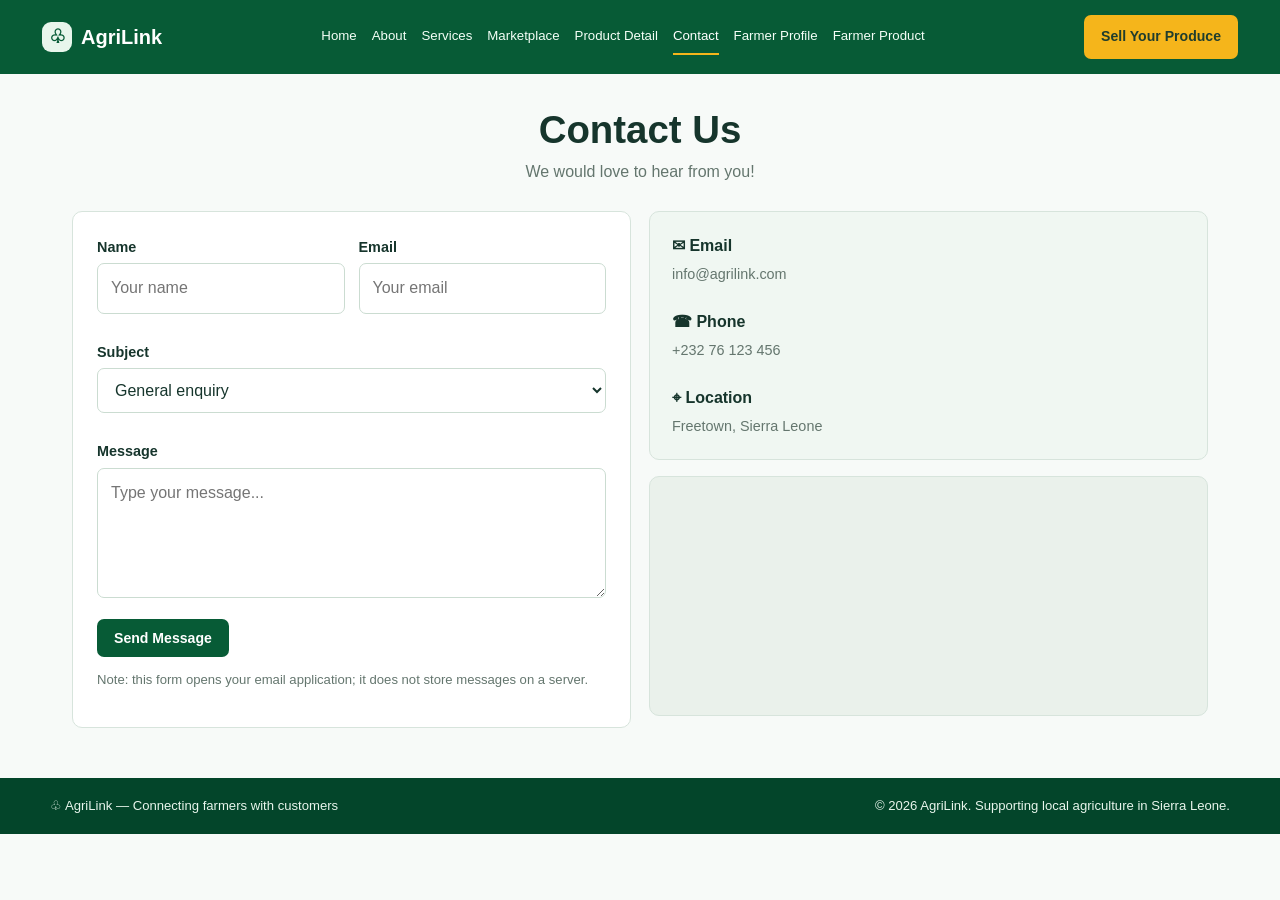
<file: contact.html>
<!DOCTYPE html>
<html lang="en">
<head>
<meta charset="UTF-8">
<meta name="viewport" content="width=device-width, initial-scale=1.0">
<meta name="description" content="AgriLink connects local farmers with customers in Sierra Leone.">
<title>Contact | AgriLink</title>
<link rel="stylesheet" href="style.css">
</head>
<body><header class="site-header"><div class="header-inner">
<a class="brand" href="index.html"><span class="brand-mark">♧</span> AgriLink</a>
<nav class="main-nav" aria-label="Main navigation"><a class="" href="index.html">Home</a><a class="" href="about.html">About</a><a class="" href="services.html">Services</a><a class="" href="marketplace.html">Marketplace</a><a class="" href="product-details.html">Product Detail</a><a class="active" href="contact.html">Contact</a><a class="" href="farmer-profile.html">Farmer Profile</a><a class="" href="farmer-products.html">Farmer Product</a></nav>
<a class="sell-button" href="farmer-products.html">Sell Your Produce</a>
</div></header><main><div class="container"><div class="page-heading"><h1>Contact Us</h1><p>We would love to hear from you!</p></div>
<div class="two-col contact-layout"><section class="panel"><form action="mailto:info@agrilink.com" method="post" enctype="text/plain"><div class="form-grid"><div class="form-field"><label for="name">Name</label><input id="name" name="name" placeholder="Your name" required></div><div class="form-field"><label for="email">Email</label><input id="email" name="email" type="email" placeholder="Your email" required></div><div class="form-field full"><label for="subject">Subject</label><select id="subject" name="subject"><option>General enquiry</option><option>Product enquiry</option><option>Farmer registration</option><option>Support</option></select></div><div class="form-field full"><label for="message">Message</label><textarea id="message" name="message" placeholder="Type your message..." required></textarea></div></div><button class="button green" type="submit">Send Message</button></form><p class="small-muted">Note: this form opens your email application; it does not store messages on a server.</p></section>
<section><div class="info-card"><h3>✉ Email</h3><p>info@agrilink.com</p><br><h3>☎ Phone</h3><p>+232 76 123 456</p><br><h3>⌖ Location</h3><p>Freetown, Sierra Leone</p></div><iframe class="location-map" style="margin-top:16px" title="Map showing Freetown, Sierra Leone" src="https://www.openstreetmap.org/export/embed.html?bbox=-13.27%2C8.42%2C-13.19%2C8.51&layer=mapnik&marker=8.4657%2C-13.2317" loading="lazy"></iframe></section></div></div></main><footer class="site-footer"><div class="footer-inner"><span>♧ AgriLink — Connecting farmers with customers</span><span>© 2026 AgriLink. Supporting local agriculture in Sierra Leone.</span></div></footer></body>
</html>
</file>
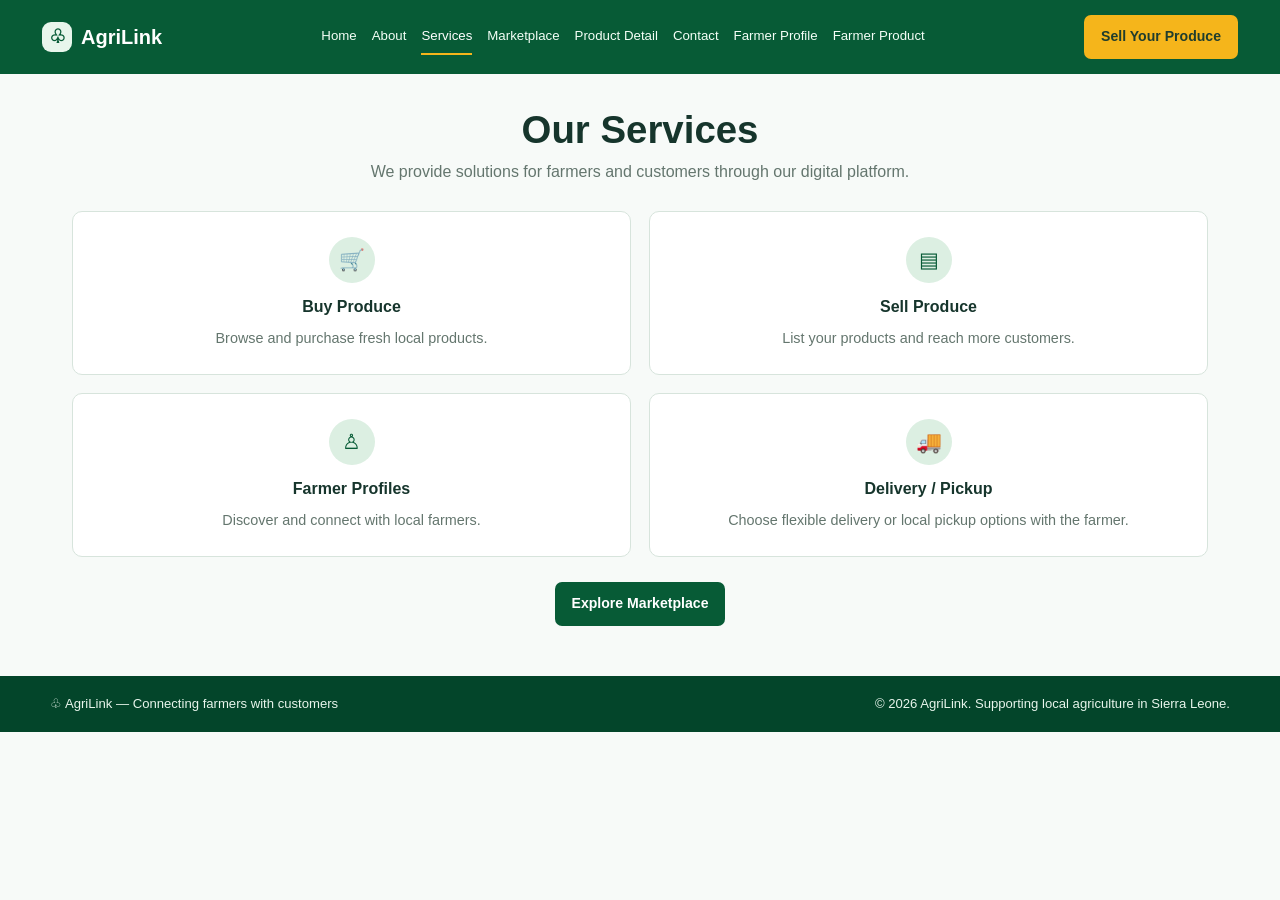
<file: services.html>
<!DOCTYPE html>
<html lang="en">
<head>
<meta charset="UTF-8">
<meta name="viewport" content="width=device-width, initial-scale=1.0">
<meta name="description" content="AgriLink connects local farmers with customers in Sierra Leone.">
<title>Services | AgriLink</title>
<link rel="stylesheet" href="style.css">
</head>
<body><header class="site-header"><div class="header-inner">
<a class="brand" href="index.html"><span class="brand-mark">♧</span> AgriLink</a>
<nav class="main-nav" aria-label="Main navigation"><a class="" href="index.html">Home</a><a class="" href="about.html">About</a><a class="active" href="services.html">Services</a><a class="" href="marketplace.html">Marketplace</a><a class="" href="product-details.html">Product Detail</a><a class="" href="contact.html">Contact</a><a class="" href="farmer-profile.html">Farmer Profile</a><a class="" href="farmer-products.html">Farmer Product</a></nav>
<a class="sell-button" href="farmer-products.html">Sell Your Produce</a>
</div></header><main><div class="container"><div class="page-heading"><h1>Our Services</h1><p>We provide solutions for farmers and customers through our digital platform.</p></div>
<div class="service-grid"><article class="service-card"><div class="icon-circle">🛒</div><h3>Buy Produce</h3><p>Browse and purchase fresh local products.</p></article><article class="service-card"><div class="icon-circle">▤</div><h3>Sell Produce</h3><p>List your products and reach more customers.</p></article><article class="service-card"><div class="icon-circle">♙</div><h3>Farmer Profiles</h3><p>Discover and connect with local farmers.</p></article><article class="service-card"><div class="icon-circle">🚚</div><h3>Delivery / Pickup</h3><p>Choose flexible delivery or local pickup options with the farmer.</p></article></div>
<div class="center-action"><a class="button green" href="marketplace.html">Explore Marketplace</a></div></div></main><footer class="site-footer"><div class="footer-inner"><span>♧ AgriLink — Connecting farmers with customers</span><span>© 2026 AgriLink. Supporting local agriculture in Sierra Leone.</span></div></footer></body>
</html>
</file>
<file: style.css>
:root {
  --green: #075b36;
  --green-dark: #03452a;
  --green-light: #eaf5ee;
  --yellow: #f5b51b;
  --ink: #16352c;
  --muted: #64766e;
  --line: #d7e4dc;
  --white: #fff;
  --bg: #f7faf8;
  --shadow: 0 8px 24px rgba(8, 62, 39, .08);
}
* { box-sizing: border-box; }
html { scroll-behavior: smooth; }
body {
  margin: 0; font-family: Arial, Helvetica, sans-serif; color: var(--ink);
  background: var(--bg); line-height: 1.55;
}
a { color: inherit; text-decoration: none; }
img { display: block; width: 100%; object-fit: cover; }
.site-header { background: var(--green); color: var(--white); }
.header-inner {
  max-width: 1240px; margin: auto; min-height: 74px; padding: 12px 22px;
  display: flex; align-items: center; gap: 22px; justify-content: space-between;
}
.brand { display: flex; align-items: center; gap: 9px; font-weight: 800; font-size: 1.25rem; white-space: nowrap; }
.brand-mark { display: inline-grid; place-items: center; width: 30px; height: 30px; border-radius: 9px; background: #e8f6ec; color: var(--green); font-size: 19px; }
.main-nav { display: flex; align-items: center; justify-content: center; gap: 15px; flex-wrap: wrap; }
.main-nav a { font-size: .83rem; color: #f4fff7; padding: 7px 0; border-bottom: 2px solid transparent; }
.main-nav a:hover, .main-nav a.active { border-color: var(--yellow); color: #fff; }
.sell-button, .button {
  display: inline-flex; justify-content: center; align-items: center; gap: 8px;
  padding: 11px 17px; border: 0; border-radius: 7px; background: var(--yellow);
  color: #203d2d; font-weight: 800; font-size: .88rem; cursor: pointer;
}
.button.green { background: var(--green); color: #fff; }
.button.outline { background: transparent; border: 1px solid var(--green); color: var(--green); }
.button:hover, .sell-button:hover { filter: brightness(.96); }
.container { max-width: 1180px; margin: auto; padding: 34px 22px 50px; }
.page-heading { text-align: center; margin: 0 auto 26px; max-width: 760px; }
.page-heading h1 { margin: 0 0 8px; font-size: clamp(1.8rem, 3vw, 2.55rem); line-height: 1.15; }
.page-heading p { color: var(--muted); margin: 0; }
.hero {
  min-height: 330px; display: grid; grid-template-columns: 1.05fr .95fr;
  overflow: hidden; border-radius: 14px; background: var(--green-dark); color: #fff;
  box-shadow: var(--shadow);
}
.hero-copy { padding: clamp(28px, 5vw, 58px); align-self: center; }
.hero h1 { font-size: clamp(2rem, 4vw, 3.2rem); line-height: 1.08; margin: 0 0 14px; }
.hero p { max-width: 460px; color: #e6f4e9; margin: 0 0 24px; }
.hero img { height: 100%; min-height: 330px; }
.search-bar { display: flex; gap: 8px; margin: 22px 0 26px; }
.search-bar input, input, select, textarea {
  width: 100%; border: 1px solid #cbdcd1; border-radius: 7px; padding: 12px 13px;
  background: #fff; color: var(--ink); font: inherit; min-width: 0;
}
.search-bar input { flex: 1; }
.section-title { display: flex; align-items: center; justify-content: space-between; gap: 15px; margin: 28px 0 15px; }
.section-title h2 { font-size: 1.35rem; margin: 0; }
.section-title a { color: var(--green); font-weight: 700; font-size: .9rem; }
.product-grid { display: grid; grid-template-columns: repeat(4, minmax(0, 1fr)); gap: 16px; }
.product-card, .panel, .service-card, .info-card {
  background: #fff; border: 1px solid var(--line); border-radius: 10px; overflow: hidden;
}
.product-card { box-shadow: 0 3px 12px rgba(7, 91, 54, .04); }
.product-card img { height: 145px; background: #eaf1eb; }
.product-info { padding: 12px; }
.product-info h3 { margin: 0 0 2px; font-size: 1rem; }
.price { color: var(--green); font-weight: 800; font-size: .9rem; }
.small-muted { color: var(--muted); font-size: .82rem; }
.product-info .button { width: 100%; padding: 9px; margin-top: 10px; font-size: .8rem; }
.steps, .three-grid, .service-grid, .two-col { display: grid; gap: 18px; }
.steps { grid-template-columns: repeat(3, 1fr); margin-top: 26px; padding: 20px; border-radius: 12px; background: var(--green-light); }
.step { display: flex; gap: 12px; align-items: flex-start; }
.step-number { flex: 0 0 31px; height: 31px; display: grid; place-items: center; background: var(--green); color: #fff; border-radius: 50%; font-weight: 800; }
.step h3, .info-card h3, .service-card h3 { margin: 0 0 4px; font-size: 1rem; }
.step p, .info-card p, .service-card p { margin: 0; color: var(--muted); font-size: .9rem; }
.page-banner { min-height: 190px; padding: 40px 24px; display: grid; place-items: center; text-align: center; color: #fff; border-radius: 12px; background: linear-gradient(90deg, rgba(3,69,42,.88), rgba(3,69,42,.45)), url('https://images.unsplash.com/photo-1500382017468-9049fed747ef?auto=format&fit=crop&w=1600&q=85') center/cover; }
.page-banner h1 { margin: 0 0 8px; font-size: clamp(2rem, 4vw, 2.7rem); }
.page-banner p { margin: 0; }
.two-col { grid-template-columns: repeat(2, minmax(0, 1fr)); align-items: center; }
.story-image { border-radius: 12px; height: 300px; }
.panel { padding: 24px; }
.info-card { padding: 22px; background: #f0f7f2; }
.icon-circle { width: 46px; height: 46px; display: grid; place-items: center; border-radius: 50%; background: #dcefe2; color: var(--green); font-size: 1.3rem; margin-bottom: 12px; }
.service-grid { grid-template-columns: repeat(2, minmax(0, 1fr)); }
.service-card { padding: 25px; text-align: center; }
.service-card .icon-circle { margin: 0 auto 12px; }
.service-card h3 { margin-bottom: 7px; }
.center-action { text-align: center; margin-top: 25px; }
.filters { display: flex; gap: 8px; flex-wrap: wrap; margin-bottom: 20px; }
.filter { padding: 8px 15px; border-radius: 99px; background: #e9f0eb; color: var(--ink); font-size: .85rem; font-weight: 700; }
.filter.active { background: var(--green); color: #fff; }
.product-detail { display: grid; grid-template-columns: 1fr 1fr; gap: 28px; }
.product-main-image { height: 360px; border-radius: 12px; }
.thumbnails { display: flex; gap: 8px; margin-top: 10px; }
.thumbnails img { height: 62px; width: 72px; border-radius: 6px; }
.stock { display: inline-block; padding: 4px 9px; background: #e2f5e8; color: var(--green); border-radius: 99px; font-size: .8rem; font-weight: 800; }
.detail-copy h1 { margin: 10px 0 0; font-size: 2rem; }
.detail-copy .price { font-size: 1.25rem; margin: 8px 0; }
.detail-actions { display: flex; gap: 10px; flex-wrap: wrap; margin: 18px 0; }
.location-row { display: flex; align-items: center; gap: 8px; margin: 12px 0; color: var(--muted); }
.profile-top { display: flex; align-items: center; gap: 24px; margin-bottom: 26px; }
.avatar { width: 150px; height: 150px; flex: 0 0 150px; border-radius: 50%; border: 5px solid #e0f0e5; object-fit: cover; }
.profile-top h1 { margin: 0 0 4px; }
.profile-top p { margin: 4px 0; color: var(--muted); }
.two-col.contact-layout { align-items: start; }
.form-grid { display: grid; grid-template-columns: 1fr 1fr; gap: 14px; }
.form-field { margin-bottom: 13px; }
.form-field label { display: block; margin-bottom: 5px; font-size: .9rem; font-weight: 700; }
.form-field.full { grid-column: 1 / -1; }
textarea { min-height: 130px; resize: vertical; }
.location-image { width: 100%; height: 240px; border-radius: 10px; border: 1px solid var(--line); }
.site-footer { background: #03452a; color: #e8f5ec; padding: 18px 22px; font-size: .82rem; }
.footer-inner { max-width: 1180px; margin: auto; display: flex; justify-content: space-between; gap: 12px; flex-wrap: wrap; }
.note { padding: 13px 16px; background: #fff8df; border: 1px solid #f1dda0; border-radius: 8px; color: #6c5514; font-size: .88rem; }
@media (max-width: 1050px) {
  .header-inner { flex-wrap: wrap; justify-content: center; }
  .main-nav { order: 3; width: 100%; }
  .product-grid { grid-template-columns: repeat(3, minmax(0, 1fr)); }
}
@media (max-width: 720px) {
  .hero, .two-col, .product-detail { grid-template-columns: 1fr; }
  .hero img { min-height: 230px; max-height: 280px; }
  .product-grid { grid-template-columns: repeat(2, minmax(0, 1fr)); }
  .steps { grid-template-columns: 1fr; }
  .service-grid { grid-template-columns: 1fr 1fr; }
  .profile-top { align-items: flex-start; }
  .avatar { width: 105px; height: 105px; flex-basis: 105px; }
}
@media (max-width: 480px) {
  .container { padding: 24px 14px 35px; }
  .header-inner { padding: 12px 14px; gap: 12px; }
  .main-nav { gap: 10px 13px; }
  .main-nav a { font-size: .78rem; }
  .product-grid, .service-grid, .form-grid { grid-template-columns: 1fr; }
  .profile-top { display: block; text-align: center; }
  .avatar { margin: 0 auto 14px; }
  .search-bar { flex-direction: column; }
}

.location-map {
  display: block;
  width: 100%;
  height: 240px;
  border: 1px solid var(--line);
  border-radius: 10px;
  background: #eaf1eb;
}
</file>
